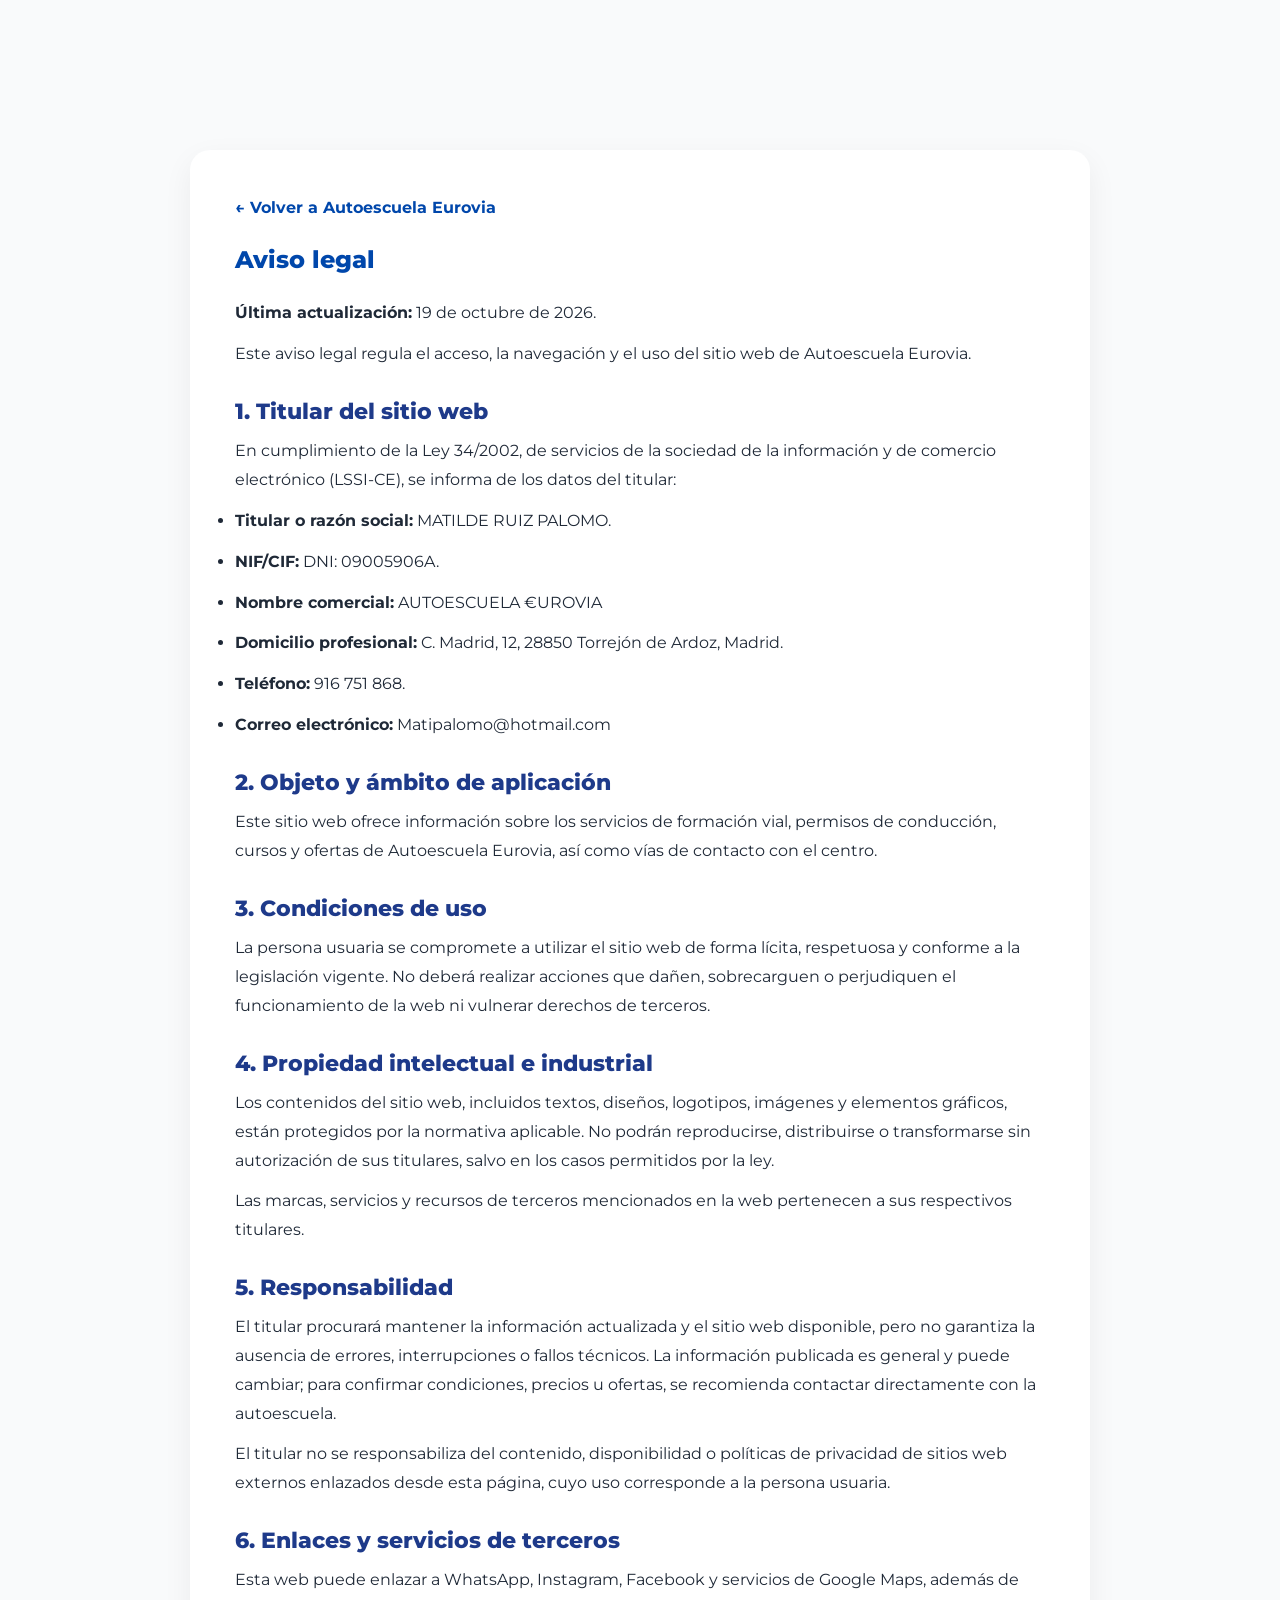
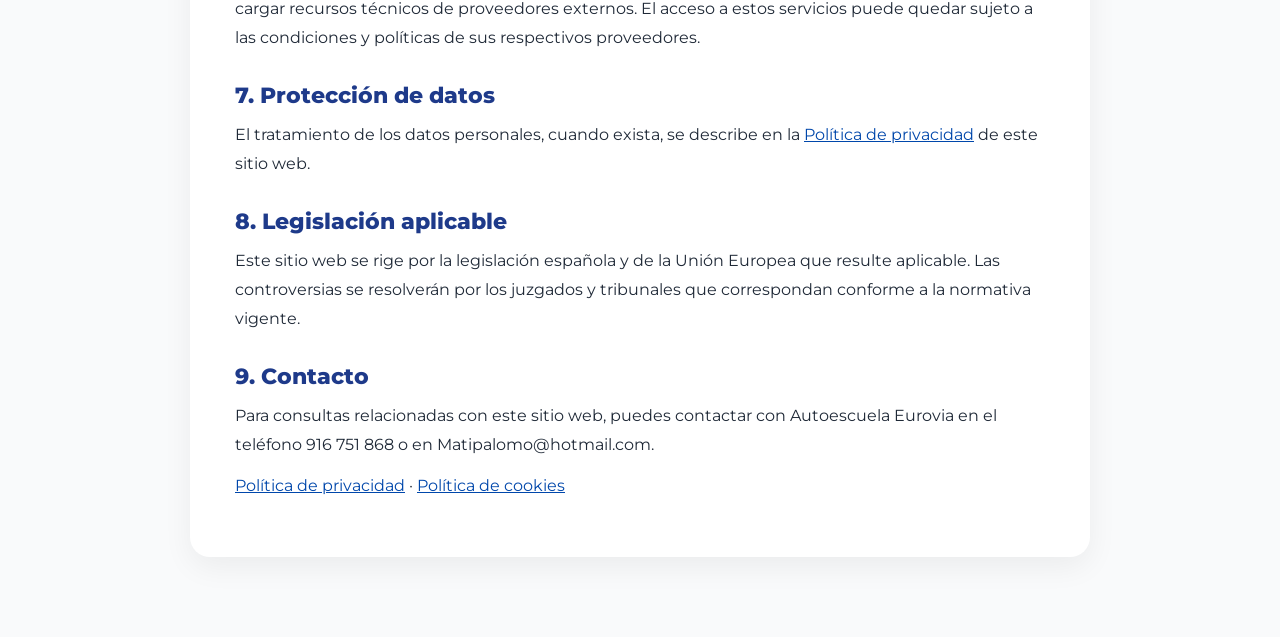
<file: aviso-legal.html>
<!DOCTYPE html>
<html lang="es">
<head>
    <meta charset="UTF-8">
    <meta name="viewport" content="width=device-width, initial-scale=1.0">
    <title>Aviso legal | Autoescuela Eurovia</title>
    <meta name="description" content="Aviso legal de la web de Autoescuela Eurovia en Torrejón de Ardoz.">
    <link rel="canonical" href="https://www.autoescuelaeurovia.es/aviso-legal.html">
    <link rel="stylesheet" href="style.css">
    <link href="https://fonts.googleapis.com/css2?family=Montserrat:wght@400;600;700;800&display=swap" rel="stylesheet">
    <style>
        .legal-page { min-height: 100vh; background: #f9fafb; padding: 150px 20px 80px; }
        .legal-content { max-width: 900px; margin: auto; background: #fff; padding: 45px; border-radius: 20px; box-shadow: 0 10px 30px rgba(0,0,0,.06); }
        .legal-content h1 { color: #0047AB; margin-bottom: 25px; }
        .legal-content h2 { color: #1E3A8A; margin: 30px 0 12px; font-size: 22px; }
        .legal-content p, .legal-content li { line-height: 1.8; margin-bottom: 12px; overflow-wrap: anywhere; }
        .legal-content a, .legal-back { color: #0047AB; }
        .legal-back { display: inline-block; margin-bottom: 25px; font-weight: 700; text-decoration: none; }
        @media(max-width:600px) { .legal-content { padding: 25px 20px; } .legal-page { padding-top: 120px; } }
    </style>
</head>
<body>
    <main class="legal-page">
        <article class="legal-content">
            <a class="legal-back" href="index.html">← Volver a Autoescuela Eurovia</a>

            <h1>Aviso legal</h1>
            <p><strong>Última actualización:</strong> 19 de octubre de 2026.</p>

            <p>Este aviso legal regula el acceso, la navegación y el uso del sitio web de Autoescuela Eurovia.</p>

            <h2>1. Titular del sitio web</h2>
            <p>En cumplimiento de la Ley 34/2002, de servicios de la sociedad de la información y de comercio electrónico (LSSI-CE), se informa de los datos del titular:</p>
            <ul>
                <li><strong>Titular o razón social:</strong> MATILDE RUIZ PALOMO.</li>
                <li><strong>NIF/CIF:</strong> DNI: 09005906A.</li>
                <li><strong>Nombre comercial:</strong> AUTOESCUELA €UROVIA</li>
                <li><strong>Domicilio profesional:</strong> C. Madrid, 12, 28850 Torrejón de Ardoz, Madrid.</li>
                <li><strong>Teléfono:</strong> 916 751 868.</li>
                <li><strong>Correo electrónico:</strong> Matipalomo@hotmail.com </li>
             <!-- <li><strong>Datos registrales, si corresponde:</strong> [DATOS REGISTRALES, SI PROCEDE].</li> -->
            </ul>

           <!-- <p><strong>Importante:</strong> deben completarse los campos pendientes con los datos reales del titular de la actividad antes de publicar este aviso.</p> -->

            <h2>2. Objeto y ámbito de aplicación</h2>
            <p>Este sitio web ofrece información sobre los servicios de formación vial, permisos de conducción, cursos y ofertas de Autoescuela Eurovia, así como vías de contacto con el centro.</p>

            <h2>3. Condiciones de uso</h2>
            <p>La persona usuaria se compromete a utilizar el sitio web de forma lícita, respetuosa y conforme a la legislación vigente. No deberá realizar acciones que dañen, sobrecarguen o perjudiquen el funcionamiento de la web ni vulnerar derechos de terceros.</p>

            <h2>4. Propiedad intelectual e industrial</h2>
            <p>Los contenidos del sitio web, incluidos textos, diseños, logotipos, imágenes y elementos gráficos, están protegidos por la normativa aplicable. No podrán reproducirse, distribuirse o transformarse sin autorización de sus titulares, salvo en los casos permitidos por la ley.</p>
            <p>Las marcas, servicios y recursos de terceros mencionados en la web pertenecen a sus respectivos titulares.</p>

            <h2>5. Responsabilidad</h2>
            <p>El titular procurará mantener la información actualizada y el sitio web disponible, pero no garantiza la ausencia de errores, interrupciones o fallos técnicos. La información publicada es general y puede cambiar; para confirmar condiciones, precios u ofertas, se recomienda contactar directamente con la autoescuela.</p>
            <p>El titular no se responsabiliza del contenido, disponibilidad o políticas de privacidad de sitios web externos enlazados desde esta página, cuyo uso corresponde a la persona usuaria.</p>

            <h2>6. Enlaces y servicios de terceros</h2>
            <p>Esta web puede enlazar a WhatsApp, Instagram, Facebook y servicios de Google Maps, además de cargar recursos técnicos de proveedores externos. El acceso a estos servicios puede quedar sujeto a las condiciones y políticas de sus respectivos proveedores.</p>

            <h2>7. Protección de datos</h2>
            <p>El tratamiento de los datos personales, cuando exista, se describe en la <a href="politica-privacidad.html">Política de privacidad</a> de este sitio web.</p>

            <h2>8. Legislación aplicable</h2>
            <p>Este sitio web se rige por la legislación española y de la Unión Europea que resulte aplicable. Las controversias se resolverán por los juzgados y tribunales que correspondan conforme a la normativa vigente.</p>

            <h2>9. Contacto</h2>
            <p>Para consultas relacionadas con este sitio web, puedes contactar con Autoescuela Eurovia en el teléfono 916 751 868 o en  Matipalomo@hotmail.com.</p>

            <p><a href="politica-privacidad.html">Política de privacidad</a> · <a href="politica-cookies.html">Política de cookies</a></p>
        </article>
    </main>
</body>
</html>
</file>
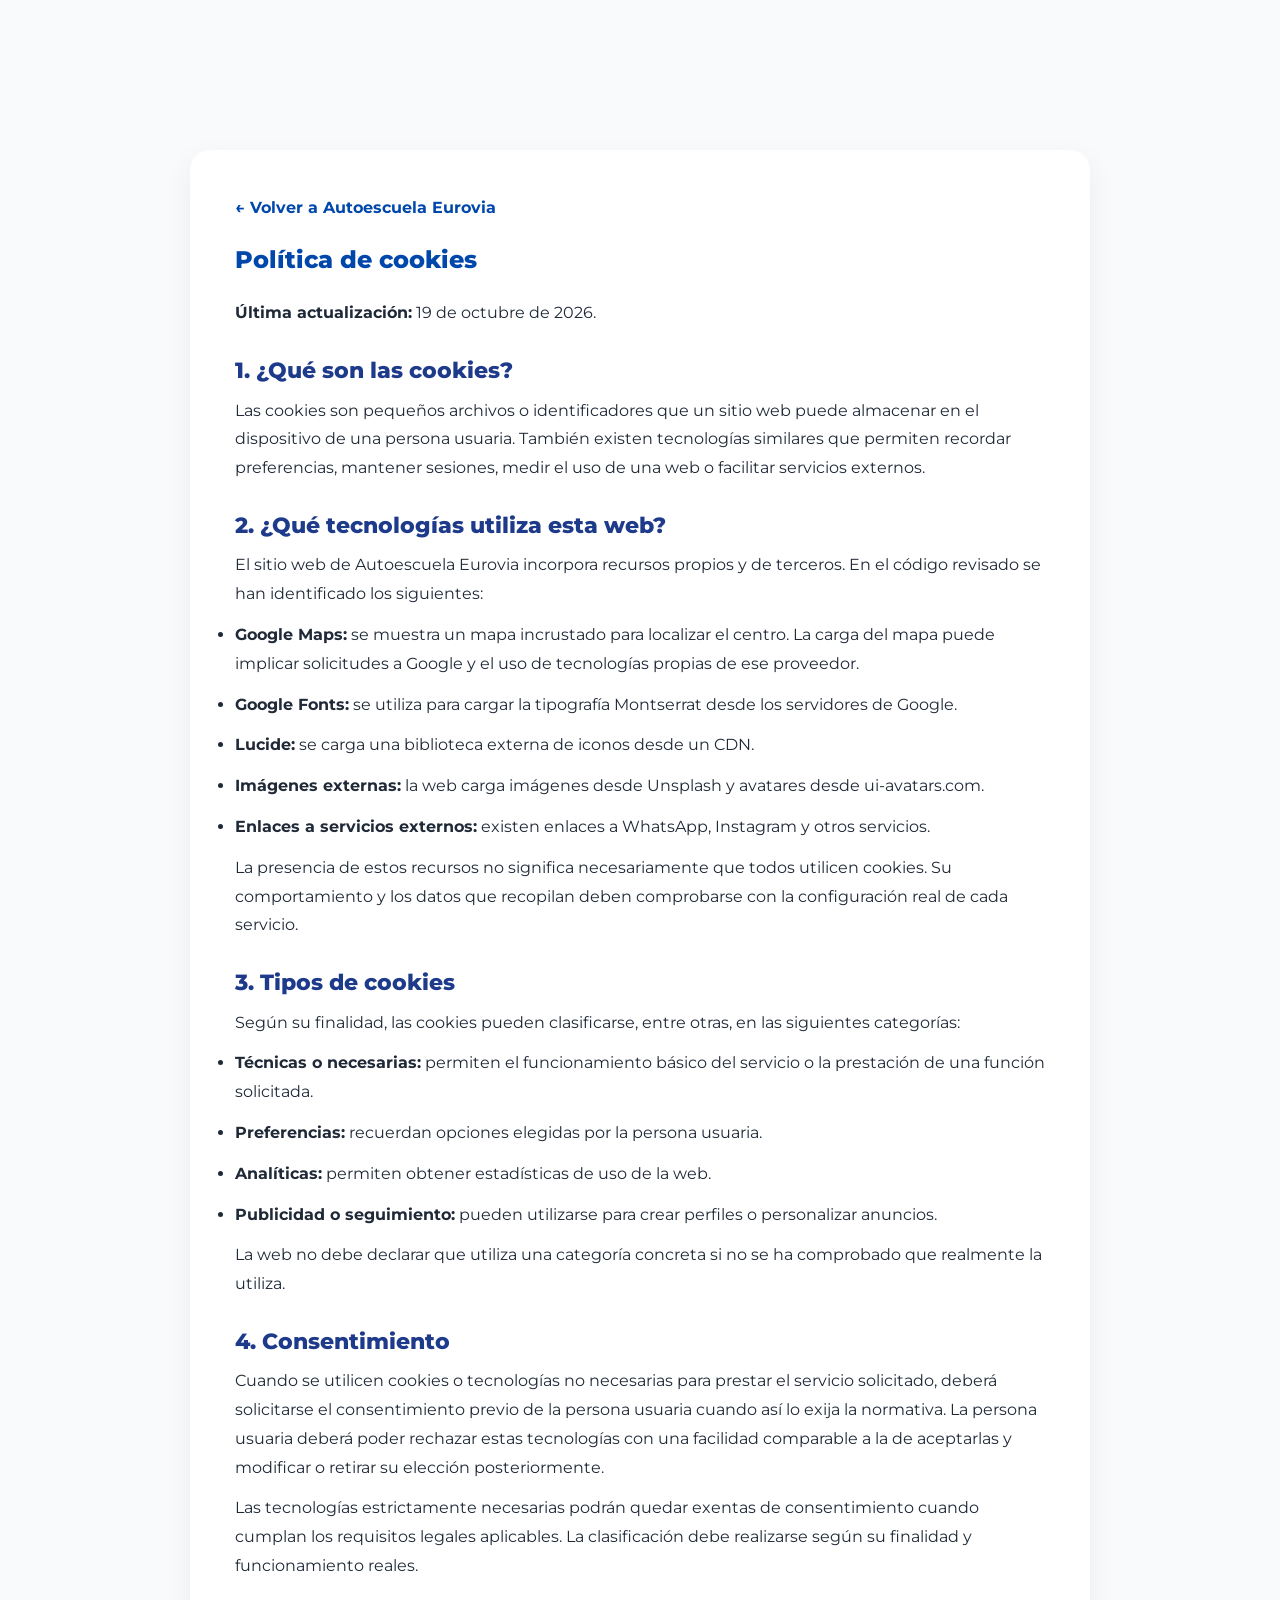
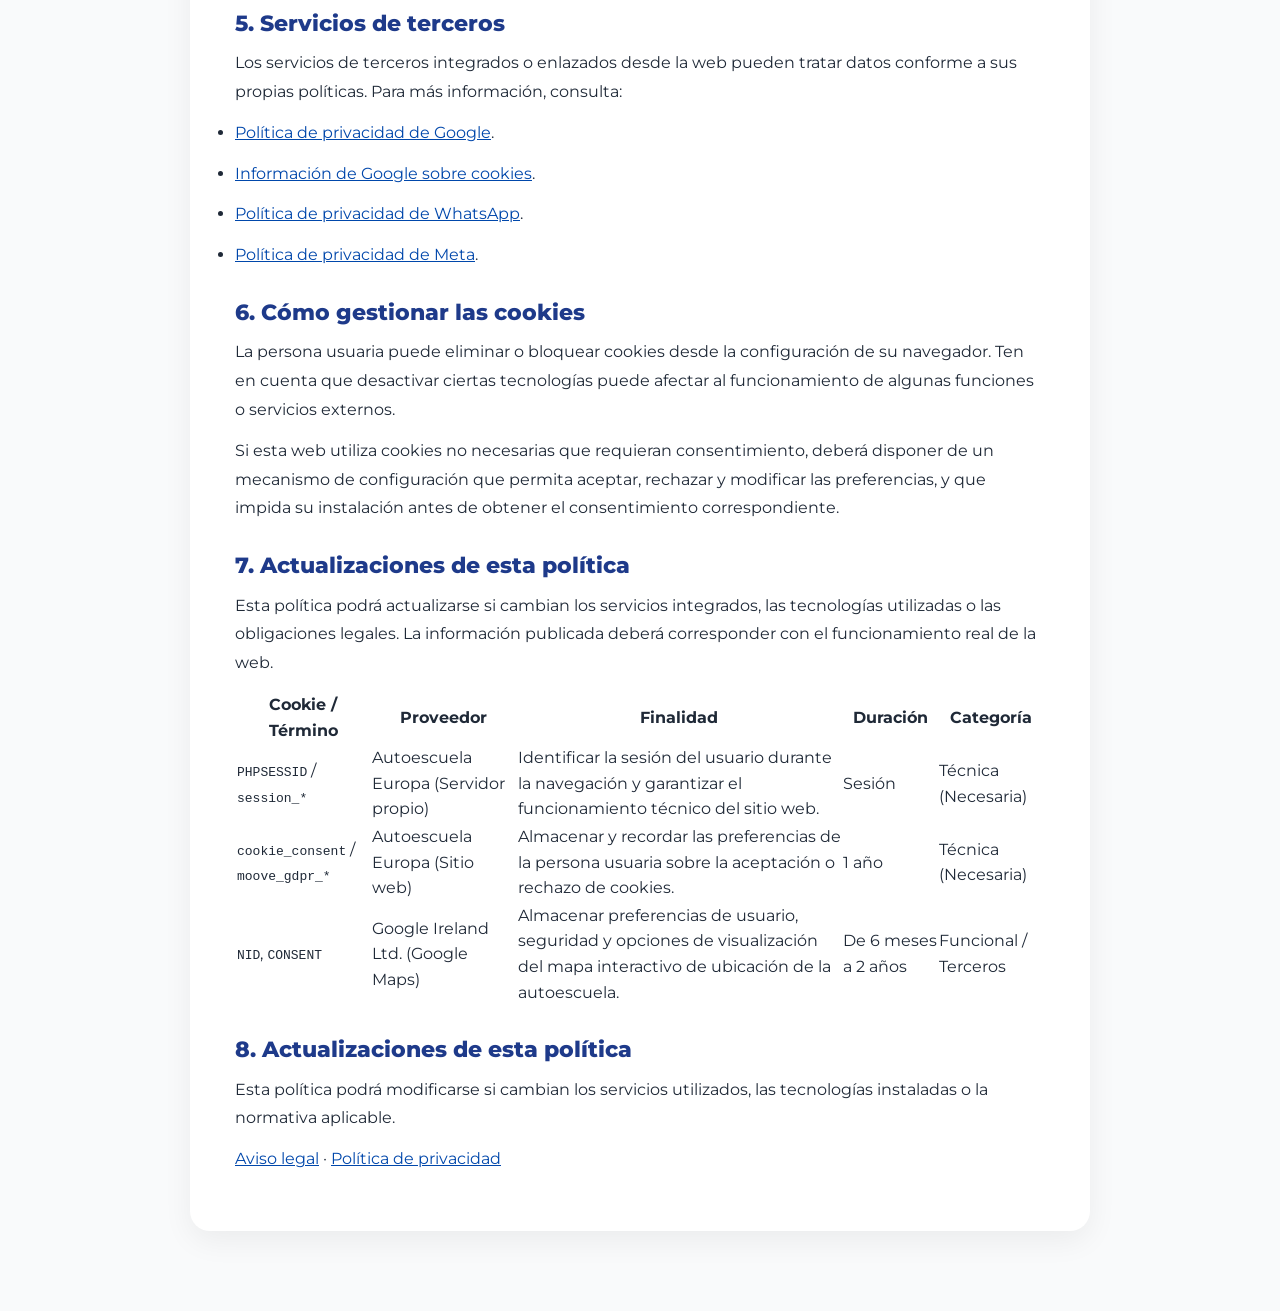
<file: politica-cookies.html>
<!DOCTYPE html>
<html lang="es">
<head>
    <meta charset="UTF-8">
    <meta name="viewport" content="width=device-width, initial-scale=1.0">
    <title>Política de cookies | Autoescuela Eurovia</title>
    <meta name="description" content="Información sobre cookies y tecnologías similares utilizadas en la web de Autoescuela Eurovia.">
    <link rel="canonical" href="https://www.autoescuelaeurovia.es/politica-cookies.html">
    <link rel="stylesheet" href="style.css">
    <link href="https://fonts.googleapis.com/css2?family=Montserrat:wght@400;600;700;800&display=swap" rel="stylesheet">
    <style>
        .legal-page { min-height: 100vh; background: #f9fafb; padding: 150px 20px 80px; }
        .legal-content { max-width: 900px; margin: auto; background: #fff; padding: 45px; border-radius: 20px; box-shadow: 0 10px 30px rgba(0,0,0,.06); }
        .legal-content h1 { color: #0047AB; margin-bottom: 25px; }
        .legal-content h2 { color: #1E3A8A; margin: 30px 0 12px; font-size: 22px; }
        .legal-content p, .legal-content li { line-height: 1.8; margin-bottom: 12px; overflow-wrap: anywhere; }
        .legal-content a, .legal-back { color: #0047AB; }
        .legal-back { display: inline-block; margin-bottom: 25px; font-weight: 700; text-decoration: none; }
        @media(max-width:600px) { .legal-content { padding: 25px 20px; } .legal-page { padding-top: 120px; } }
    </style>
</head>
<body>
    <main class="legal-page">
        <article class="legal-content">
            <a class="legal-back" href="index.html">← Volver a Autoescuela Eurovia</a>

            <h1>Política de cookies</h1>
            <p><strong>Última actualización:</strong> 19 de octubre de 2026.</p>

            <h2>1. ¿Qué son las cookies?</h2>
            <p>Las cookies son pequeños archivos o identificadores que un sitio web puede almacenar en el dispositivo de una persona usuaria. También existen tecnologías similares que permiten recordar preferencias, mantener sesiones, medir el uso de una web o facilitar servicios externos.</p>

            <h2>2. ¿Qué tecnologías utiliza esta web?</h2>
            <p>El sitio web de Autoescuela Eurovia incorpora recursos propios y de terceros. En el código revisado se han identificado los siguientes:</p>
            <ul>
                <li><strong>Google Maps:</strong> se muestra un mapa incrustado para localizar el centro. La carga del mapa puede implicar solicitudes a Google y el uso de tecnologías propias de ese proveedor.</li>
                <li><strong>Google Fonts:</strong> se utiliza para cargar la tipografía Montserrat desde los servidores de Google.</li>
                <li><strong>Lucide:</strong> se carga una biblioteca externa de iconos desde un CDN.</li>
                <li><strong>Imágenes externas:</strong> la web carga imágenes desde Unsplash y avatares desde ui-avatars.com.</li>
                <li><strong>Enlaces a servicios externos:</strong> existen enlaces a WhatsApp, Instagram y otros servicios.</li>
            </ul>
            <p>La presencia de estos recursos no significa necesariamente que todos utilicen cookies. Su comportamiento y los datos que recopilan deben comprobarse con la configuración real de cada servicio.</p>

            <h2>3. Tipos de cookies</h2>
            <p>Según su finalidad, las cookies pueden clasificarse, entre otras, en las siguientes categorías:</p>
            <ul>
                <li><strong>Técnicas o necesarias:</strong> permiten el funcionamiento básico del servicio o la prestación de una función solicitada.</li>
                <li><strong>Preferencias:</strong> recuerdan opciones elegidas por la persona usuaria.</li>
                <li><strong>Analíticas:</strong> permiten obtener estadísticas de uso de la web.</li>
                <li><strong>Publicidad o seguimiento:</strong> pueden utilizarse para crear perfiles o personalizar anuncios.</li>
            </ul>
            <p>La web no debe declarar que utiliza una categoría concreta si no se ha comprobado que realmente la utiliza.</p>

            <h2>4. Consentimiento</h2>
            <p>Cuando se utilicen cookies o tecnologías no necesarias para prestar el servicio solicitado, deberá solicitarse el consentimiento previo de la persona usuaria cuando así lo exija la normativa. La persona usuaria deberá poder rechazar estas tecnologías con una facilidad comparable a la de aceptarlas y modificar o retirar su elección posteriormente.</p>
            <p>Las tecnologías estrictamente necesarias podrán quedar exentas de consentimiento cuando cumplan los requisitos legales aplicables. La clasificación debe realizarse según su finalidad y funcionamiento reales.</p>

            <h2>5. Servicios de terceros</h2>
            <p>Los servicios de terceros integrados o enlazados desde la web pueden tratar datos conforme a sus propias políticas. Para más información, consulta:</p>
            <ul>
                <li><a href="https://policies.google.com/privacy" target="_blank" rel="noopener noreferrer">Política de privacidad de Google</a>.</li>
                <li><a href="https://policies.google.com/technologies/cookies" target="_blank" rel="noopener noreferrer">Información de Google sobre cookies</a>.</li>
                <li><a href="https://www.whatsapp.com/legal/privacy-policy" target="_blank" rel="noopener noreferrer">Política de privacidad de WhatsApp</a>.</li>
                <li><a href="https://www.facebook.com/privacy/policy/" target="_blank" rel="noopener noreferrer">Política de privacidad de Meta</a>.</li>
            </ul>

            <h2>6. Cómo gestionar las cookies</h2>
            <p>La persona usuaria puede eliminar o bloquear cookies desde la configuración de su navegador. Ten en cuenta que desactivar ciertas tecnologías puede afectar al funcionamiento de algunas funciones o servicios externos.</p>
            <p>Si esta web utiliza cookies no necesarias que requieran consentimiento, deberá disponer de un mecanismo de configuración que permita aceptar, rechazar y modificar las preferencias, y que impida su instalación antes de obtener el consentimiento correspondiente.</p>

            <h2>7. Actualizaciones de esta política</h2>
            <p>Esta política podrá actualizarse si cambian los servicios integrados, las tecnologías utilizadas o las obligaciones legales. La información publicada deberá corresponder con el funcionamiento real de la web.</p>
            <table>
            <thead>
                <tr>
                    <th>Cookie / Término</th>
                    <th>Proveedor</th>
                    <th>Finalidad</th>
                    <th>Duración</th>
                    <th>Categoría</th>
                </tr>
            </thead>
            <tbody>
                <tr>
                    <td><code>PHPSESSID</code> / <code>session_*</code></td>
                    <td>Autoescuela Europa (Servidor propio)</td>
                    <td>Identificar la sesión del usuario durante la navegación y garantizar el funcionamiento técnico del sitio web.</td>
                    <td>Sesión</td>
                    <td>Técnica (Necesaria)</td>
                </tr>
                <tr>
                    <td><code>cookie_consent</code> / <code>moove_gdpr_*</code></td>
                    <td>Autoescuela Europa (Sitio web)</td>
                    <td>Almacenar y recordar las preferencias de la persona usuaria sobre la aceptación o rechazo de cookies.</td>
                    <td>1 año</td>
                    <td>Técnica (Necesaria)</td>
                </tr>
                <tr>
                    <td><code>NID</code>, <code>CONSENT</code></td>
                    <td>Google Ireland Ltd. (Google Maps)</td>
                    <td>Almacenar preferencias de usuario, seguridad y opciones de visualización del mapa interactivo de ubicación de la autoescuela.</td>
                    <td>De 6 meses a 2 años</td>
                    <td>Funcional / Terceros</td>
                </tr>
            </tbody>
        </table>
        <h2>8. Actualizaciones de esta política</h2>
        <p>Esta política podrá modificarse si cambian los servicios utilizados, las tecnologías instaladas o la normativa aplicable.</p>
        
            <p><a href="aviso-legal.html">Aviso legal</a> · <a href="politica-privacidad.html">Política de privacidad</a></p>
        </article>
    </main>
</body>
</html>
</file>
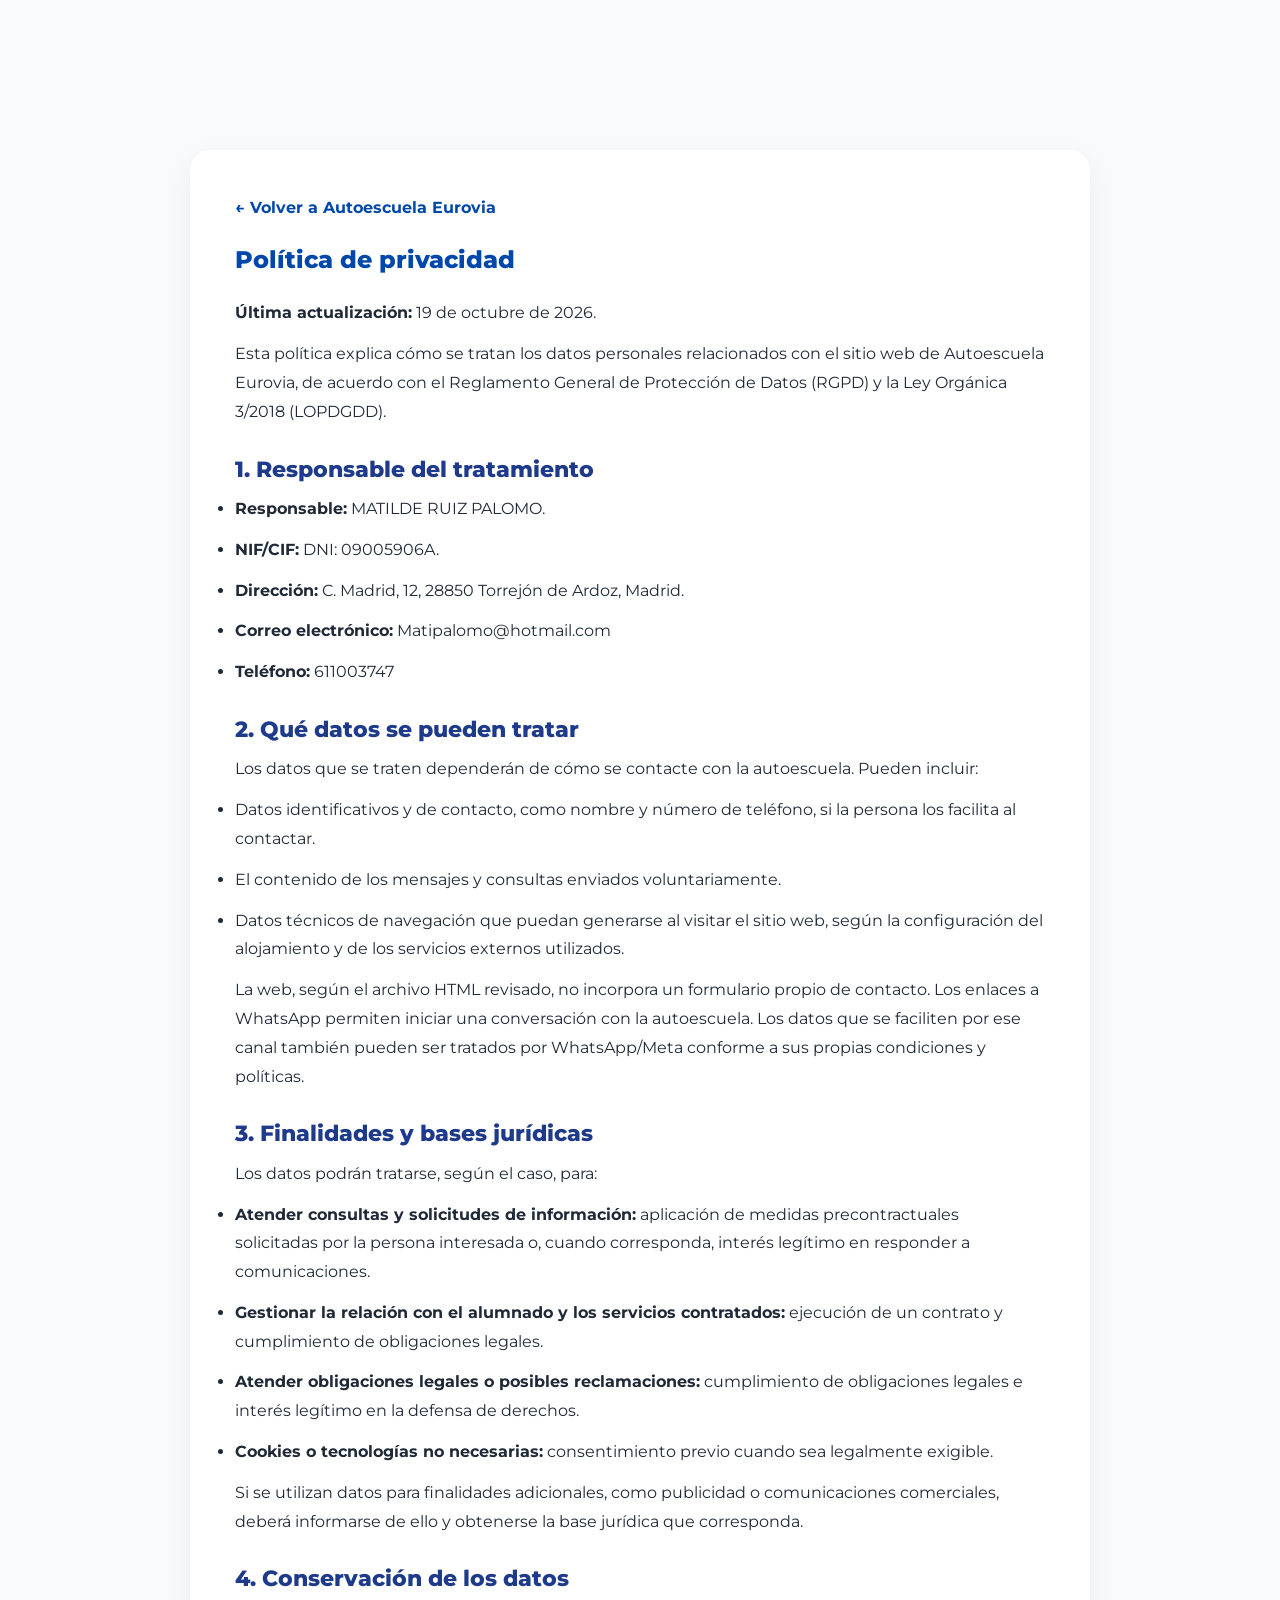
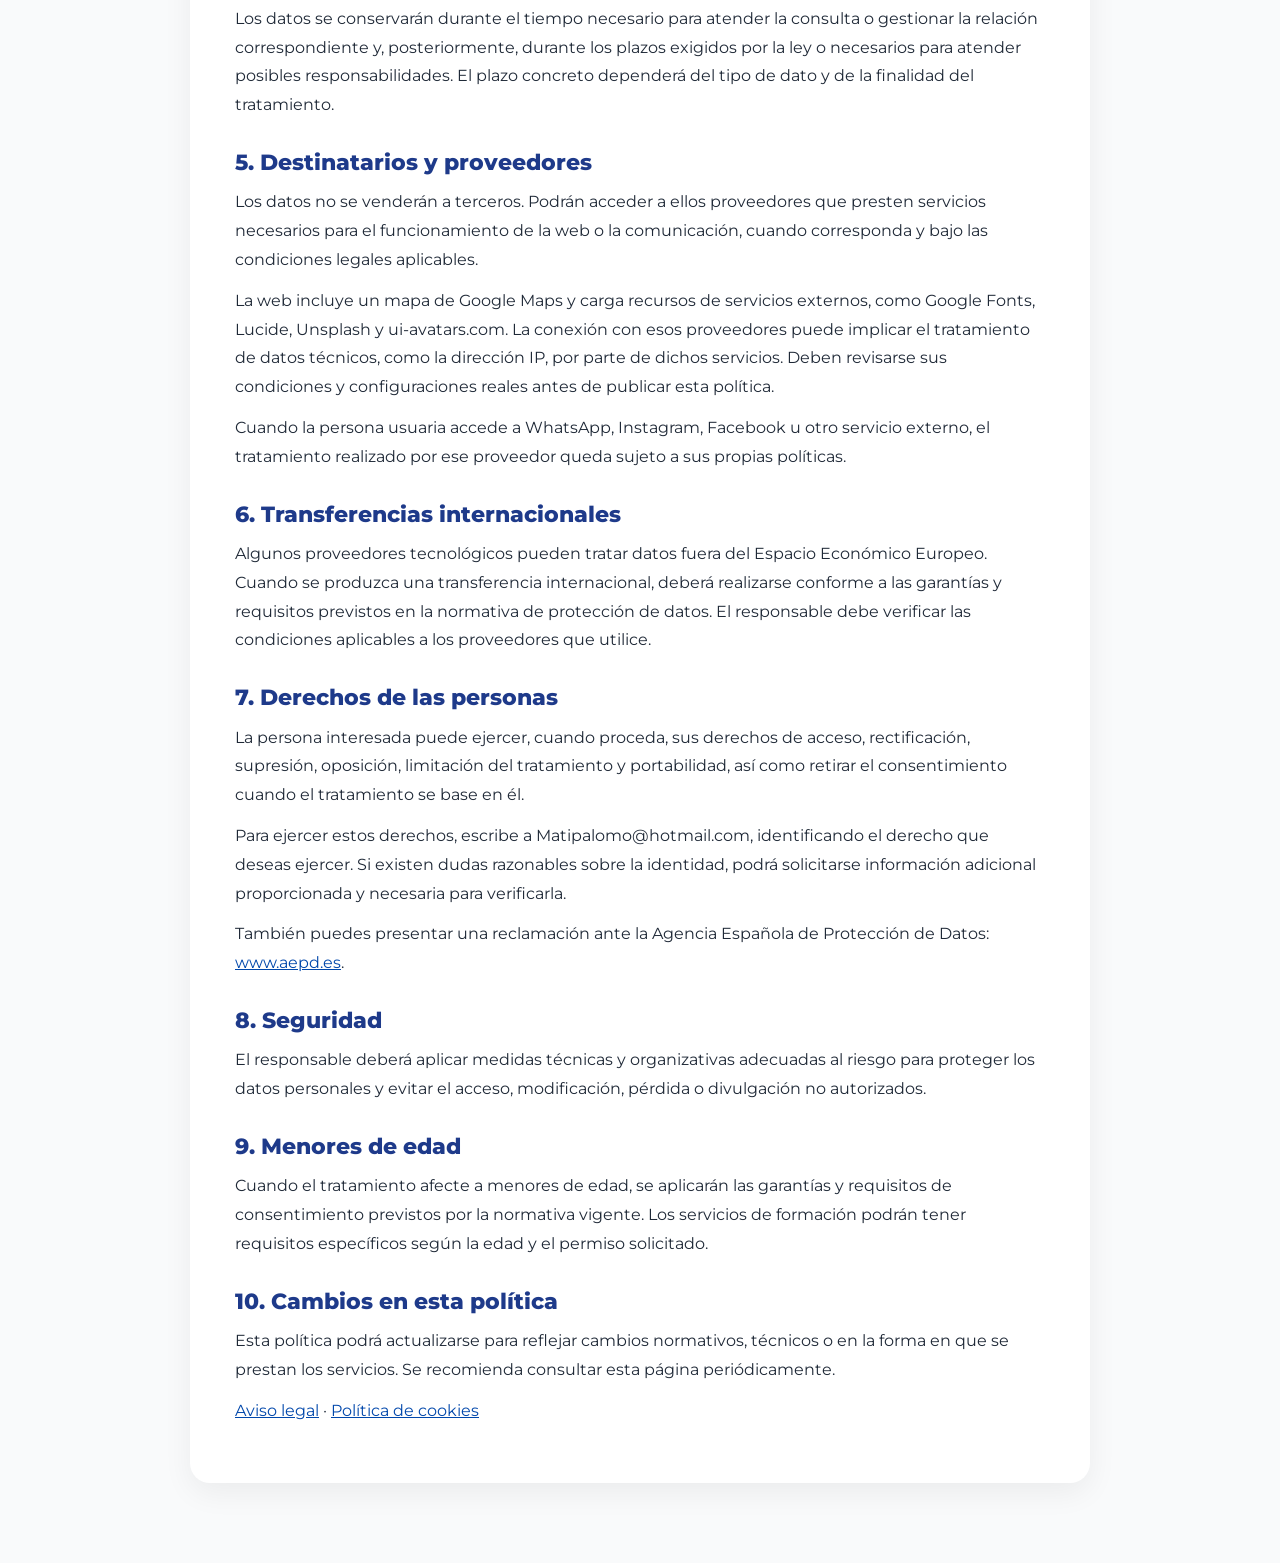
<file: politica-privacidad.html>
<!DOCTYPE html>
<html lang="es">
<head>
    <meta charset="UTF-8">
    <meta name="viewport" content="width=device-width, initial-scale=1.0">
    <title>Política de privacidad | Autoescuela Eurovia</title>
    <meta name="description" content="Información sobre el tratamiento de datos personales y la privacidad en Autoescuela Eurovia.">
    <link rel="canonical" href="https://www.autoescuelaeurovia.es/politica-privacidad.html">
    <link rel="stylesheet" href="style.css">
    <link href="https://fonts.googleapis.com/css2?family=Montserrat:wght@400;600;700;800&display=swap" rel="stylesheet">
    <style>
        .legal-page { min-height: 100vh; background: #f9fafb; padding: 150px 20px 80px; }
        .legal-content { max-width: 900px; margin: auto; background: #fff; padding: 45px; border-radius: 20px; box-shadow: 0 10px 30px rgba(0,0,0,.06); }
        .legal-content h1 { color: #0047AB; margin-bottom: 25px; }
        .legal-content h2 { color: #1E3A8A; margin: 30px 0 12px; font-size: 22px; }
        .legal-content p, .legal-content li { line-height: 1.8; margin-bottom: 12px; overflow-wrap: anywhere; }
        .legal-content a, .legal-back { color: #0047AB; }
        .legal-back { display: inline-block; margin-bottom: 25px; font-weight: 700; text-decoration: none; }
        @media(max-width:600px) { .legal-content { padding: 25px 20px; } .legal-page { padding-top: 120px; } }
    </style>
</head>
<body>
    <main class="legal-page">
        <article class="legal-content">
            <a class="legal-back" href="index.html">← Volver a Autoescuela Eurovia</a>

            <h1>Política de privacidad</h1>
            <p><strong>Última actualización:</strong> 19 de octubre de 2026.</p>

            <p>Esta política explica cómo se tratan los datos personales relacionados con el sitio web de Autoescuela Eurovia, de acuerdo con el Reglamento General de Protección de Datos (RGPD) y la Ley Orgánica 3/2018 (LOPDGDD).</p>

            <h2>1. Responsable del tratamiento</h2>
            <ul>
                <li><strong>Responsable:</strong> MATILDE RUIZ PALOMO.</li>
                <li><strong>NIF/CIF:</strong> DNI: 09005906A.</li>
                <li><strong>Dirección:</strong> C. Madrid, 12, 28850 Torrejón de Ardoz, Madrid.</li>
                <li><strong>Correo electrónico:</strong> Matipalomo@hotmail.com</li>
                <li><strong>Teléfono:</strong> 611003747</li>
            </ul>

            <h2>2. Qué datos se pueden tratar</h2>
            <p>Los datos que se traten dependerán de cómo se contacte con la autoescuela. Pueden incluir:</p>
            <ul>
                <li>Datos identificativos y de contacto, como nombre y número de teléfono, si la persona los facilita al contactar.</li>
                <li>El contenido de los mensajes y consultas enviados voluntariamente.</li>
                <li>Datos técnicos de navegación que puedan generarse al visitar el sitio web, según la configuración del alojamiento y de los servicios externos utilizados.</li>
            </ul>
            <p>La web, según el archivo HTML revisado, no incorpora un formulario propio de contacto. Los enlaces a WhatsApp permiten iniciar una conversación con la autoescuela. Los datos que se faciliten por ese canal también pueden ser tratados por WhatsApp/Meta conforme a sus propias condiciones y políticas.</p>

            <h2>3. Finalidades y bases jurídicas</h2>
            <p>Los datos podrán tratarse, según el caso, para:</p>
            <ul>
                <li><strong>Atender consultas y solicitudes de información:</strong> aplicación de medidas precontractuales solicitadas por la persona interesada o, cuando corresponda, interés legítimo en responder a comunicaciones.</li>
                <li><strong>Gestionar la relación con el alumnado y los servicios contratados:</strong> ejecución de un contrato y cumplimiento de obligaciones legales.</li>
                <li><strong>Atender obligaciones legales o posibles reclamaciones:</strong> cumplimiento de obligaciones legales e interés legítimo en la defensa de derechos.</li>
                <li><strong>Cookies o tecnologías no necesarias:</strong> consentimiento previo cuando sea legalmente exigible.</li>
            </ul>
            <p>Si se utilizan datos para finalidades adicionales, como publicidad o comunicaciones comerciales, deberá informarse de ello y obtenerse la base jurídica que corresponda.</p>

            <h2>4. Conservación de los datos</h2>
            <p>Los datos se conservarán durante el tiempo necesario para atender la consulta o gestionar la relación correspondiente y, posteriormente, durante los plazos exigidos por la ley o necesarios para atender posibles responsabilidades. El plazo concreto dependerá del tipo de dato y de la finalidad del tratamiento.</p>

            <h2>5. Destinatarios y proveedores</h2>
            <p>Los datos no se venderán a terceros. Podrán acceder a ellos proveedores que presten servicios necesarios para el funcionamiento de la web o la comunicación, cuando corresponda y bajo las condiciones legales aplicables.</p>
            <p>La web incluye un mapa de Google Maps y carga recursos de servicios externos, como Google Fonts, Lucide, Unsplash y ui-avatars.com. La conexión con esos proveedores puede implicar el tratamiento de datos técnicos, como la dirección IP, por parte de dichos servicios. Deben revisarse sus condiciones y configuraciones reales antes de publicar esta política.</p>
            <p>Cuando la persona usuaria accede a WhatsApp, Instagram, Facebook u otro servicio externo, el tratamiento realizado por ese proveedor queda sujeto a sus propias políticas.</p>

            <h2>6. Transferencias internacionales</h2>
            <p>Algunos proveedores tecnológicos pueden tratar datos fuera del Espacio Económico Europeo. Cuando se produzca una transferencia internacional, deberá realizarse conforme a las garantías y requisitos previstos en la normativa de protección de datos. El responsable debe verificar las condiciones aplicables a los proveedores que utilice.</p>

            <h2>7. Derechos de las personas</h2>
            <p>La persona interesada puede ejercer, cuando proceda, sus derechos de acceso, rectificación, supresión, oposición, limitación del tratamiento y portabilidad, así como retirar el consentimiento cuando el tratamiento se base en él.</p>
            <p>Para ejercer estos derechos, escribe a Matipalomo@hotmail.com, identificando el derecho que deseas ejercer. Si existen dudas razonables sobre la identidad, podrá solicitarse información adicional proporcionada y necesaria para verificarla.</p>
            <p>También puedes presentar una reclamación ante la Agencia Española de Protección de Datos: <a href="https://www.aepd.es/" target="_blank" rel="noopener noreferrer">www.aepd.es</a>.</p>

            <h2>8. Seguridad</h2>
            <p>El responsable deberá aplicar medidas técnicas y organizativas adecuadas al riesgo para proteger los datos personales y evitar el acceso, modificación, pérdida o divulgación no autorizados.</p>

            <h2>9. Menores de edad</h2>
            <p>Cuando el tratamiento afecte a menores de edad, se aplicarán las garantías y requisitos de consentimiento previstos por la normativa vigente. Los servicios de formación podrán tener requisitos específicos según la edad y el permiso solicitado.</p>

            <h2>10. Cambios en esta política</h2>
            <p>Esta política podrá actualizarse para reflejar cambios normativos, técnicos o en la forma en que se prestan los servicios. Se recomienda consultar esta página periódicamente.</p>

            <p><a href="aviso-legal.html">Aviso legal</a> · <a href="politica-cookies.html">Política de cookies</a></p>
        </article>
    </main>
</body>
</html>
</file>
<file: style.css>
:root {
    --primary: #0047AB;
    /* Azul Motor */
    --secondary: #1E3A8A;
    /* Azul Oscuro */
    --accent: #FACC15;
    /* Amarillo Tráfico */
    --text-dark: #1F2937;
    --text-light: #6B7280;
    --white: #FFFFFF;
    --bg-light: #F9FAFB;
    --transition: all 0.3s cubic-bezier(0.4, 0, 0.2, 1);
}

* {
    margin: 0;
    padding: 0;
    box-sizing: border-box;
}

html {
    scroll-behavior: smooth;
}

body {
    font-family: 'Montserrat', sans-serif;
    line-height: 1.6;
    color: var(--text-dark);
    background-color: var(--white);
    overflow-x: hidden;
}

.container {
    max-width: 1200px;
    margin: 0 auto;
    padding: 0 20px;
}

.section-padding {
    padding: 100px 0;
}

h1,
h2,
h3 {
    font-weight: 800;
    line-height: 1.2;
}

/* Header */
.header {
    position: fixed;
    top: 0;
    left: 0;
    width: 100%;
    z-index: 1000;
    background: rgb(255, 255, 255);
    backdrop-filter: blur(10px);
    border-bottom: 1px solid rgba(0, 0, 0, 0.05);
    padding: 15px 0;
}

.header .container {
    display: flex;
    justify-content: space-between;
    align-items: center;
}

.logo {
    display: inline-block;
    flex-direction: column;
    line-height: 1;
}

.logo-img {
    width: 200px;
    height: 100px;
    margin-right: auto;
}

.logo-euro {
    color: var(--primary);
}

.logo-via {
    color: var(--accent);
}

.logo-sub {
    font-size: 10px;
    letter-spacing: 2px;
    color: var(--text-light);
    margin-top: 2px;
}

.nav ul {
    display: flex;
    list-style: none;
    gap: 30px;
}

.nav a {
    text-decoration: none;
    color: var(--text-dark);
    font-weight: 600;
    font-size: 14px;
    transition: var(--transition);
}

.nav a:hover {
    color: var(--primary);
}

.btn-header {
    display: none;
}

@media (min-width: 768px) {
    .btn-header {
        display: inline-block;
    }
}

/* Buttons */
.btn {
    display: inline-block;
    padding: 14px 28px;
    border-radius: 50px;
    font-weight: 700;
    text-decoration: none;
    transition: var(--transition);
    cursor: pointer;
    border: none;
    text-align: center;
}

.btn-primary {
    background-color: var(--primary);
    color: var(--white);
}

.btn-primary:hover {
    background-color: var(--secondary);
    transform: translateY(-2px);
    box-shadow: 0 10px 20px rgba(0, 71, 171, 0.2);
}

.btn-yellow {
    background-color: var(--accent);
    color: var(--text-dark);
}

.btn-yellow:hover {
    background-color: #eab308;
    transform: translateY(-2px);
    box-shadow: 0 10px 20px rgba(250, 204, 21, 0.3);
}

.btn-outline {
    border: 2px solid var(--white);
    color: var(--white);
}

.btn-outline:hover {
    background-color: var(--white);
    color: var(--primary);
}

.btn-lg {
    padding: 18px 36px;
    font-size: 16px;
}

/* Hero Section */
.hero {
    height: 100vh;
    min-height: 600px;
    background-image: url('coches-peugeot.jpg.png');
    background-size: cover;
    background-position: center;
    position: relative;
    display: flex;
    align-items: center;
    color: var(--white);
}

.hero-overlay {
    position: absolute;
    top: 0;
    left: 0;
    width: 100%;
    height: 100%;
    background: linear-gradient(to right, rgba(0, 71, 171, 0.8), rgba(0, 0, 0, 0.3));
}

.hero-content {
    position: relative;
    z-index: 1;
    max-width: 800px;
}

.hero h1 {
    font-size: 48px;
    margin-bottom: 20px;
}

.hero .highlight {
    color: var(--accent);
}

.hero p {
    font-size: 20px;
    margin-bottom: 40px;
    opacity: 0.9;
}

.hero-btns {
    display: flex;
    gap: 20px;
    flex-wrap: wrap;
}

/* Stats Section */
.stats {
    background: var(--primary);
    color: var(--white);
    padding: 60px 0;
    margin-top: -50px;
    position: relative;
    z-index: 10;
    border-radius: 20px;
    width: 90%;
    margin-left: auto;
    margin-right: auto;
    box-shadow: 0 20px 40px rgba(0, 0, 0, 0.1);
}

.stats-grid {
    display: grid;
    grid-template-columns: repeat(3, 1fr);
    text-align: center;
}

.stat-number {
    font-size: 42px;
    font-weight: 800;
    color: var(--accent);
    margin-bottom: 5px;
}

.stat-label {
    font-weight: 600;
    font-size: 14px;
    text-transform: uppercase;
    letter-spacing: 1px;
}

/* Services */
.section-header {
    text-align: center;
    margin-bottom: 60px;
}

.section-header h2 {
    font-size: 36px;
    color: var(--primary);
    margin-bottom: 15px;
}

.services-grid {
    display: grid;
    grid-template-columns: repeat(auto-fit, minmax(300px, 1fr));
    gap: 30px;
}

.service-card {
    background: var(--white);
    border-radius: 20px;
    overflow: hidden;
    box-shadow: 0 10px 30px rgba(0, 0, 0, 0.05);
    transition: var(--transition);
}

.service-card:hover {
    transform: translateY(-10px);
    box-shadow: 0 20px 40px rgba(0, 0, 0, 0.1);
}

.card-image {
    height: 200px;
    overflow: hidden;
}

.card-image img {
    width: 100%;
    height: 100%;
    object-fit: cover;
    transition: transform 0.5s ease;
}

.service-card:hover .card-image img {
    transform: scale(1.1);
}

.card-content {
    padding: 30px;
}

.card-content h3 {
    margin-bottom: 15px;
    color: var(--primary);
}

.link-more {
    display: flex;
    align-items: center;
    gap: 5px;
    margin-top: 20px;
    color: var(--primary);
    text-decoration: none;
    font-weight: 700;
    font-size: 14px;
}

/* Advantages */
.advantages {
    background-color: var(--white);
}

.advantages-grid {
    display: grid;
    grid-template-columns: repeat(auto-fit, minmax(250px, 1fr));
    gap: 40px;
}

.advantage-item {
    text-align: center;
}

.icon-box {
    width: 80px;
    height: 80px;
    background: var(--primary);
    color: var(--white);
    border-radius: 20px;
    display: flex;
    align-items: center;
    justify-content: center;
    margin: 0 auto 20px;
    transition: var(--transition);
}

.advantage-item:hover .icon-box {
    background: var(--accent);
    color: var(--text-dark);
    transform: rotate(10deg);
}

.advantage-item h3 {
    margin-bottom: 10px;
}

/* Reviews */
.google-rating {
    display: flex;
    align-items: center;
    justify-content: center;
    gap: 15px;
    margin-top: 10px;
    flex-wrap: wrap;
}

.verified-badge {
    display: flex;
    align-items: center;
    gap: 5px;
    color: #10B981;
    font-size: 14px;
    font-weight: 700;
}

/* Historias de Éxito (Bento Grid) */
.reviews {
    background-color: #f1f5f9;
    /* Un tono más distinguible */
    border-top: 1px solid rgba(0, 0, 0, 0.05);
    border-bottom: 1px solid rgba(0, 0, 0, 0.05);
}

.bento-grid {
    display: grid;
    grid-template-columns: repeat(3, 1fr);
    grid-auto-rows: minmax(280px, auto);
    gap: 25px;
    margin-top: 40px;
}

.bento-item {
    background: var(--white);
    padding: 35px;
    border-radius: 24px;
    border: 1px solid rgba(0, 0, 0, 0.05);
    position: relative;
    transition: var(--transition);
    display: flex;
    flex-direction: column;
}

.card-large {
    grid-row: span 2;
}

.card-wide {
    grid-column: span 2;
}

.bento-item:hover {
    transform: translateY(-8px) scale(1.02);
    box-shadow: 0 20px 40px rgba(0, 71, 171, 0.1);
    border-color: var(--primary);
}

.bento-badge {
    position: absolute;
    top: 25px;
    right: 25px;
    background: var(--bg-light);
    padding: 6px 14px;
    border-radius: 50px;
    font-size: 12px;
    font-weight: 700;
    color: var(--primary);
    border: 1px solid rgba(0, 71, 171, 0.1);
}

.bento-item h3 {
    font-size: 20px;
    margin-bottom: 15px;
    color: var(--secondary);
    line-height: 1.3;
}

.bento-item p {
    font-size: 15px;
    color: var(--text-light);
    margin-bottom: 25px;
    flex-grow: 1;
}

.teacher-name {
    font-weight: 700;
    transition: var(--transition);
}

.bento-item:hover .teacher-name {
    color: var(--accent);
    text-shadow: 0 0 10px rgba(250, 204, 21, 0.4);
}

.reviewer {
    display: flex;
    align-items: center;
    gap: 15px;
    padding-top: 20px;
    border-top: 1px solid rgba(0, 0, 0, 0.05);
}

.avatar {
    width: 45px;
    height: 45px;
    border-radius: 50%;
    object-fit: cover;
}

.reviewer-info strong {
    display: block;
    font-size: 14px;
    color: var(--primary);
}

.reviewer-info span {
    font-size: 12px;
    color: var(--text-light);
}

.google-verified {
    width: 20px;
    height: 20px;
    display: flex;
    align-items: center;
    justify-content: center;
}

.stars {
    color: #FBBF24;
    font-size: 18px;
    margin-bottom: 15px;
}

@media (max-width: 1024px) {
    .bento-grid {
        grid-template-columns: repeat(2, 1fr);
    }

    .card-wide {
        grid-column: span 1;
    }
}

@media (max-width: 768px) {
    .bento-grid {
        grid-template-columns: 1fr;
        grid-auto-rows: auto;
    }

    .card-large {
        grid-row: span 1;
    }
}

/* Contact */
.contact-grid {
    display: grid;
    grid-template-columns: repeat(auto-fit, minmax(400px, 1fr));
    gap: 50px;
    align-items: center;
}

.contact-info h2 {
    font-size: 32px;
    margin-bottom: 20px;
    color: var(--primary);
}

.contact-details {
    margin-top: 30px;
}

.detail-item {
    display: flex;
    align-items: center;
    gap: 15px;
    margin-bottom: 20px;
}

.detail-item i {
    color: var(--primary);
}

/* WhatsApp Float */
.whatsapp-float {
    position: fixed;
    bottom: 30px;
    right: 30px;
    background-color: #25D366;
    color: white;
    width: 60px;
    height: 60px;
    border-radius: 50%;
    display: flex;
    align-items: center;
    justify-content: center;
    box-shadow: 0 10px 20px rgba(0, 0, 0, 0.2);
    z-index: 1000;
    transition: var(--transition);
}

.whatsapp-float:hover {
    transform: scale(1.1);
    background-color: #20BA5A;
}

/* Footer */
.footer {
    background: var(--text-dark);
    color: var(--white);
    padding: 80px 0 30px;
}

.footer-content {
    display: flex;
    justify-content: space-between;
    flex-wrap: wrap;
    gap: 50px;
    margin-bottom: 50px;
}

.footer-brand .logo-euro {
    color: var(--white);
}

.footer-brand p {
    margin-top: 20px;
    max-width: 300px;
    opacity: 0.7;
}

.social-links {
    display: flex;
    gap: 15px;
    margin-top: 25px;
}

.social-links a {
    background: rgba(255, 255, 255, 0.1);
    color: var(--white);
    width: 40px;
    height: 40px;
    border-radius: 50%;
    display: flex;
    align-items: center;
    justify-content: center;
    transition: var(--transition);
    text-decoration: none;
}

.social-links a:hover {
    background: var(--accent);
    color: var(--text-dark);
    transform: translateY(-3px);
}

/* Contact Social Buttons */
.contact-socials {
    margin-top: 30px;
}

.social-btn {
    display: flex;
    align-items: center;
    gap: 10px;
    padding: 10px 20px !important;
    border-radius: 10px !important;
    width: auto !important;
    height: auto !important;
    font-size: 14px;
    font-weight: 600;
}

.social-btn.facebook {
    background: #1877F2 !important;
    color: white !important;
}

.social-btn.instagram {
    background: linear-gradient(45deg, #f09433 0%, #e6683c 25%, #dc2743 50%, #cc2366 75%, #bc1888 100%) !important;
    color: white !important;
}

.social-btn:hover {
    transform: translateY(-3px);
    box-shadow: 0 5px 15px rgba(0, 0, 0, 0.1);
    opacity: 0.9;
}

.footer-links h4 {
    margin-bottom: 20px;
}

.footer-links ul {
    list-style: none;
}

.footer-links a {
    color: var(--white);
    text-decoration: none;
    opacity: 0.7;
    transition: var(--transition);
}

.footer-links a:hover {
    opacity: 1;
    color: var(--accent);
}

.footer-bottom {
    border-top: 1px solid rgba(255, 255, 255, 0.1);
    padding-top: 30px;
    text-align: center;
    font-size: 14px;
    opacity: 0.5;
}

/* Mobile Menu Button */
.mobile-menu-btn {
    display: none;
    background: none;
    border: none;
    color: var(--primary);
    cursor: pointer;
}

/* Offers Sidebar */
.offers-sidebar {
    position: fixed;
    top: 15vh;
    right: -340px;
    /* Oculto por defecto */
    width: 340px;
    max-height: 80vh;
    background: var(--white);
    box-shadow: -5px 0 25px rgba(0, 0, 0, 0.15);
    border-radius: 20px 0 0 20px;
    z-index: 1001;
    /* Por encima de todo */
    transition: right 0.4s cubic-bezier(0.175, 0.885, 0.32, 1.275);
    display: flex;
    flex-direction: column;
}

.offers-sidebar.open {
    right: 0;
}

.offers-toggle {
    position: absolute;
    top: 30px;
    left: -74px;
    /* Ligeramente más ancho para la palabra */
    width: 74px;
    height: auto;
    padding: 20px 0;
    background: #009E60;
    /* Verde placa L */
    border: none;
    border-radius: 10px 0 0 10px;
    cursor: pointer;
    display: flex;
    flex-direction: column;
    align-items: center;
    justify-content: center;
    box-shadow: -5px 0 10px rgba(0, 0, 0, 0.1);
    transition: transform 0.3s;
    gap: 2px;
}

.offers-toggle:hover {
    transform: scale(1.05);
}

.offers-label {
    color: white;
    font-size: 12px;
    font-weight: 1000;
    letter-spacing: 0.5px;
}

.l-plate {
    color: white;
    font-size: 52px;
    font-weight: 900;
    font-family: Arial, sans-serif;
    line-height: 1;
}

.offers-content {
    padding: 30px 20px;
    overflow-y: auto;
}

/* Custom Scrollbar for offers */
.offers-content::-webkit-scrollbar {
    width: 6px;
}

.offers-content::-webkit-scrollbar-track {
    background: #f1f5f9;
    border-radius: 10px;
    margin: 10px 0;
}

.offers-content::-webkit-scrollbar-thumb {
    background: #cbd5e1;
    border-radius: 10px;
}

.offers-content::-webkit-scrollbar-thumb:hover {
    background: #94a3b8;
}

.offers-content h3 {
    color: var(--primary);
    font-size: 22px;
    margin-bottom: 20px;
    border-bottom: 2px solid var(--bg-light);
    padding-bottom: 10px;
}

.offer-item {
    background: var(--bg-light);
    padding: 15px;
    border-radius: 12px;
    margin-bottom: 15px;
    border-left: 4px solid var(--accent);
    transition: var(--transition);
}

.offer-item:hover {
    transform: translateX(-5px);
    box-shadow: 0 5px 15px rgba(0, 0, 0, 0.05);
}

.offer-item h4 {
    color: var(--secondary);
    font-size: 18px;
    margin-bottom: 10px;
    font-weight: 800;
}

.offer-price {
    font-size: 28px;
    font-weight: 900;
    color: var(--primary);
    float: right;
    margin-top: -5px;
}

.offer-list {
    list-style: none;
    padding: 0;
    margin: 0 0 15px 0;
}

.offer-list li {
    font-size: 13px;
    color: var(--text-dark);
    margin-bottom: 5px;
    padding-left: 15px;
    position: relative;
}

.offer-list li::before {
    content: "•";
    color: var(--accent);
    position: absolute;
    left: 0;
    font-weight: bold;
}

.tasa-notice {
    font-size: 11px;
    color: #DC2626;
    /* Color de advertencia distintivo */
    background: #FEF2F2;
    padding: 8px;
    border-radius: 6px;
    margin-bottom: 15px;
    display: flex;
    align-items: flex-start;
    gap: 5px;
    border: 1px solid #FECACA;
}

.tasa-notice i {
    width: 14px;
    height: 14px;
    flex-shrink: 0;
    margin-top: 1px;
}

.offer-actions {
    display: flex;
    flex-direction: column;
    gap: 8px;
}

.btn-whatsapp-small {
    background: #25D366;
    color: white;
    text-decoration: none;
    padding: 10px 15px;
    border-radius: 8px;
    font-size: 13px;
    font-weight: 600;
    display: flex;
    align-items: center;
    justify-content: center;
    gap: 8px;
    transition: var(--transition);
}

.btn-whatsapp-small:hover {
    background: #20BA5A;
    transform: translateY(-2px);
}

.btn-call-small {
    background: var(--white);
    color: var(--primary);
    border: 1px solid var(--primary);
    text-decoration: none;
    padding: 10px 15px;
    border-radius: 8px;
    font-size: 13px;
    font-weight: 600;
    display: flex;
    align-items: center;
    justify-content: center;
    gap: 8px;
    transition: var(--transition);
}

.btn-call-small:hover {
    background: var(--bg-light);
    transform: translateY(-2px);
}

/* Animations */
.animate-fade-in {
    opacity: 0;
    transform: translateY(20px);
    animation: fadeIn 1s forwards;
}

@keyframes fadeIn {
    to {
        opacity: 1;
        transform: translateY(0);
    }
}

.animate-scroll {
    opacity: 0;
    transform: translateY(40px);
    transition: all 0.8s ease-out;
}

.animate-scroll.visible {
    opacity: 1;
    transform: translateY(0);
}

/* Responsive Adjustments */
@media (max-width: 768px) {
    .nav {
        display: none;
        position: absolute;
        top: 100%;
        left: 0;
        width: 100%;
        background: var(--white);
        padding: 30px 20px;
        flex-direction: column;
        border-bottom: 2px solid var(--bg-light);
        box-shadow: 0 10px 20px rgba(0, 0, 0, 0.05);
    }

    .nav.active {
        display: flex;
    }

    .nav ul {
        flex-direction: column;
        gap: 20px;
        text-align: center;
    }

    .mobile-menu-btn {
        display: block;
    }

    /* Ajuste de la foto en móvil para que no se corte */
    .hero {
        text-align: center;
        background-size: contain;
        background-position: top center;
        background-repeat: no-repeat;
        background-color: var(--primary);
        align-items: flex-end;
        padding-bottom: 80px;
    }

    .hero-overlay {
        background: linear-gradient(to bottom, rgba(0, 71, 171, 0) 0%, rgba(0, 71, 171, 0.9) 45%, var(--primary) 100%);
    }

    .hero-content {
        margin-top: 60%;
        /* Empuja el texto hacia la zona azul debajo de la foto */
    }

    .hero h1 {
        font-size: 32px;
    }

    .stats-grid {
        grid-template-columns: 1fr;
        gap: 30px;
    }

    .hero-btns {
        justify-content: center;
    }

    .contact-grid {
        grid-template-columns: 1fr;
    }

    .section-padding {
        padding: 60px 0;
    }
}

/* =========================================
   NAVIDAD EUROVIA
   Decoración navideña exclusiva
========================================= */

/* =========================================
   DECORACIÓN NAVIDEÑA EUROVIA
========================================= */

/* ---------- HEADER ---------- */

.header {
    position: fixed;
    overflow: visible;
}

/* Línea decorativa inferior */
.header::after {
    content: "";
    position: absolute;
    left: 0;
    bottom: -3px;
    width: 100%;
    height: 4px;
    background: linear-gradient(90deg,
            #0047AB,
            #FACC15,
            #c62828,
            #FACC15,
            #0047AB);
    z-index: 4;
}



/* ---------- BOLAS NAVIDEÑAS ---------- */

.eurovia-baubles {
    position: absolute;
    left: 0;
    bottom: -65px;
    width: 100%;
    height: 65px;
    pointer-events: none;
    z-index: 5;
}

.bauble {
    position: absolute;
    top: 0;
    width: 2px;
    height: var(--cord);
    background: #a7a7a7;
}

.bauble::before {
    content: "";
    position: absolute;
    top: var(--cord);
    left: 50%;
    transform: translateX(-50%);
    width: var(--size);
    height: var(--size);
    border-radius: 50%;
    background: var(--color);
    border: 1px solid rgba(0, 0, 0, .12);
    box-shadow:
        inset -4px -4px 6px rgba(0, 0, 0, .2),
        inset 3px 3px 5px rgba(255, 255, 255, .7),
        0 2px 4px rgba(0, 0, 0, .15);
}

.bauble::after {
    content: "";
    position: absolute;
    top: calc(var(--cord) - 3px);
    left: 50%;
    transform: translateX(-50%);
    width: 9px;
    height: 5px;
    border-radius: 3px 3px 0 0;
    background: #c5a34a;
}

.bauble-1 {
    left: 6%;
    --cord: 12px;
    --size: 19px;
    --color: #c62828;
}

.bauble-2 {
    left: 18%;
    --cord: 27px;
    --size: 25px;
    --color: #e0b43c;
}

.bauble-3 {
    left: 31%;
    --cord: 10px;
    --size: 17px;
    --color: #174b91;
}

.bauble-4 {
    left: 44%;
    --cord: 23px;
    --size: 22px;
    --color: #c62828;
}

.bauble-5 {
    left: 58%;
    --cord: 9px;
    --size: 18px;
    --color: #e0b43c;
}

.bauble-6 {
    left: 72%;
    --cord: 29px;
    --size: 25px;
    --color: #174b91;
}

.bauble-7 {
    left: 85%;
    --cord: 12px;
    --size: 19px;
    --color: #c62828;
}

.bauble-8 {
    left: 96%;
    --cord: 24px;
    --size: 22px;
    --color: #e0b43c;
}

/* ---------- NIEVE MÁS VISIBLE ---------- */

.christmas-snow {
    position: fixed;
    inset: 0;
    width: 100%;
    height: 100%;
    pointer-events: none;
    z-index: 50;
    overflow: hidden;
}

.christmas-snow::before,
.christmas-snow::after {
    content: "";
    position: absolute;
    top: -100%;
    left: 0;
    width: 100%;
    height: 200%;
    background-repeat: repeat;
    animation: eurovia-snowfall linear infinite;
}

.christmas-snow::before {
    opacity: 0.9;
    background-image:
        radial-gradient(circle, #8da8c7 2px, transparent 3px),
        radial-gradient(circle, #ffffff 3px, #9db3cc 4px, transparent 5px),
        radial-gradient(circle, #6f8fb5 1.5px, transparent 2.5px);
    background-size:
        120px 140px,
        190px 190px,
        85px 100px;
    background-position:
        10px 20px,
        60px 80px,
        30px 50px;
    animation-duration: 16s;
}

.christmas-snow::after {
    opacity: 0.85;
    background-image:
        radial-gradient(circle, #ffffff 3px, #7897ba 4px, transparent 5px),
        radial-gradient(circle, #9bb4d2 2px, transparent 3px);
    background-size:
        230px 210px,
        150px 170px;
    background-position:
        100px 40px,
        20px 100px;
    animation-duration: 25s;
}

@keyframes eurovia-snowfall {
    from {
        transform: translateY(0);
    }

    to {
        transform: translateY(50%);
    }
}

/* ---------- MUÑECO DE NIEVE ---------- */

.hero {
    position: relative;
}

/* =========================================
   MUÑECO DE NIEVE EUROVIA
========================================= */

.christmas-snowman {
    position: absolute;
    bottom: 22px;
    right: 4%;
    width: 105px;
    height: 145px;
    z-index: 3;
    pointer-events: none;
    animation: snowman-bob 3s ease-in-out infinite;
}

.snowman-head {
    position: absolute;
    top: 25px;
    left: 31px;
    width: 46px;
    height: 43px;
    background: #fff;
    border: 2px solid #b7c9dc;
    border-radius: 50%;
    z-index: 2;
    box-shadow: inset -5px -4px 7px rgba(70, 100, 130, 0.15);
}

.snowman-hat {
    position: absolute;
    top: 10px;
    left: 34px;
    width: 39px;
    height: 19px;
    background: #c62828;
    border-radius: 5px 5px 0 0;
    transform: rotate(-8deg);
    z-index: 3;
}

.snowman-hat::after {
    content: "";
    position: absolute;
    bottom: -5px;
    left: -5px;
    width: 49px;
    height: 7px;
    border-radius: 5px;
    background: #fff;
}

.snowman-head::before {
    content: "";
    position: absolute;
    top: 15px;
    left: 10px;
    width: 5px;
    height: 5px;
    background: #24364b;
    border-radius: 50%;
    box-shadow: 16px 0 #24364b;
}

.snowman-nose {
    position: absolute;
    top: 22px;
    left: 19px;
    width: 12px;
    height: 6px;
    background: #ed8a25;
    clip-path: polygon(0 0, 100% 50%, 0 100%);
}

.snowman-scarf {
    position: absolute;
    top: 62px;
    left: 29px;
    width: 51px;
    height: 10px;
    border-radius: 5px;
    background: #c62828;
    z-index: 4;
}

.snowman-scarf::after {
    content: "";
    position: absolute;
    top: 5px;
    left: 32px;
    width: 9px;
    height: 22px;
    background: #c62828;
    border-radius: 0 0 4px 4px;
}

.snowman-body {
    position: absolute;
    top: 68px;
    left: 18px;
    width: 72px;
    height: 72px;
    border-radius: 50%;
    background: #fff;
    border: 2px solid #b7c9dc;
    box-shadow: inset -7px -5px 9px rgba(70, 100, 130, 0.16);
}

.snowman-body span {
    position: absolute;
    left: 31px;
    width: 6px;
    height: 6px;
    background: #34465a;
    border-radius: 50%;
}

.snowman-body span:nth-child(1) {
    top: 17px;
}

.snowman-body span:nth-child(2) {
    top: 32px;
}

.snowman-body span:nth-child(3) {
    top: 47px;
}

.snowman-arm {
    position: absolute;
    top: 83px;
    width: 27px;
    height: 4px;
    background: #80552e;
    border-radius: 4px;
    z-index: 1;
}

.snowman-arm-left {
    left: 0;
    transform: rotate(-25deg);
}

.snowman-arm-right {
    right: 0;
    transform: rotate(25deg);
}

@keyframes snowman-bob {

    0%,
    100% {
        transform: translateY(0);
    }

    50% {
        transform: translateY(-5px);
    }
}

@media (max-width: 768px) {
    .christmas-snowman {
        transform: scale(0.75);
        transform-origin: bottom right;
        right: 8px;
        bottom: 12px;
    }
}

@media (prefers-reduced-motion: reduce) {
    .christmas-snowman {
        animation: none;
    }
}

/* ---------- RESPONSIVE ---------- */

@media (max-width: 768px) {
    .eurovia-bauble {
        --cord: 10px !important;
    }

    .eurovia-bauble::before {
        width: 15px;
        height: 15px;
    }

    .christmas-snowman {
        width: 75px;
        height: 110px;
        transform: scale(0.75);
        transform-origin: bottom right;
        right: 8px;
        bottom: 12px;
    }
}

@media (prefers-reduced-motion: reduce) {

    .christmas-snow::before,
    .christmas-snow::after,
    .christmas-snowman {
        animation: none;
    }
}




/* -----------------------------------------
   3. DECORACIÓN DEL INICIO
----------------------------------------- */

.hero {
    position: relative;
    isolation: isolate;
}

.hero::after {
    content: "✦";
    position: absolute;
    top: 18%;
    right: 9%;
    color: #facc15;
    font-size: 45px;
    opacity: 0.8;
    pointer-events: none;
    z-index: 2;

    animation: eurovia-twinkle 3s ease-in-out infinite;
}

.hero-content::after {
    content: "❄";
    position: absolute;
    top: 5px;
    right: 0;
    color: #ffffff;
    font-size: 30px;
    opacity: 0.65;
    pointer-events: none;

    animation: eurovia-float 5s ease-in-out infinite;
}

@keyframes eurovia-twinkle {

    0%,
    100% {
        opacity: 0.45;
        transform: scale(0.85) rotate(0deg);
    }

    50% {
        opacity: 1;
        transform: scale(1.15) rotate(20deg);
    }
}

@keyframes eurovia-float {

    0%,
    100% {
        transform: translateY(0) rotate(0deg);
    }

    50% {
        transform: translateY(-10px) rotate(12deg);
    }
}


/* -----------------------------------------
   4. TARJETAS DE PERMISOS
----------------------------------------- */

.service-card {
    position: relative;
}

.card-image {
    position: relative;
}

.card-image::after {
    content: "✧";
    position: absolute;
    top: 12px;
    right: 16px;
    color: #facc15;
    font-size: 30px;
    text-shadow: 0 0 10px rgba(255, 255, 255, 0.8);
    pointer-events: none;
    z-index: 2;

    animation: eurovia-twinkle 3.5s ease-in-out infinite;
}


/* -----------------------------------------
   5. VENTAJAS
----------------------------------------- */

.advantage-item {
    position: relative;
}

.advantage-item:nth-child(1)::after,
.advantage-item:nth-child(3)::after {
    content: "✦";
    position: absolute;
    top: 0;
    right: 12%;
    color: #facc15;
    font-size: 23px;
    opacity: 0.8;
    pointer-events: none;

    animation: eurovia-twinkle 4s ease-in-out infinite;
}

.advantage-item:nth-child(3)::after {
    animation-delay: 1.5s;
}


/* -----------------------------------------
   6. RESEÑAS
----------------------------------------- */

.bento-item {
    position: relative;
}

.bento-item::after {
    content: "✧";
    position: absolute;
    bottom: 15px;
    right: 17px;
    color: #facc15;
    font-size: 23px;
    opacity: 0.65;
    pointer-events: none;

    animation: eurovia-twinkle 4s ease-in-out infinite;
}


/* -----------------------------------------
   7. PANEL LATERAL DE OFERTAS
----------------------------------------- */

.offers-sidebar {
    border: 1px solid rgba(250, 204, 21, 0.5);
}

.offers-content h3 {
    position: relative;
}

.offers-content h3::after {
    content: "✦";
    color: #facc15;
    margin-left: 9px;
    display: inline-block;

    animation: eurovia-twinkle 3s ease-in-out infinite;
}

.offer-item {
    position: relative;
}

.offer-item::after {
    content: "✧";
    position: absolute;
    top: 9px;
    right: 10px;
    color: #facc15;
    font-size: 18px;
    opacity: 0.7;
    pointer-events: none;
}

.offers-toggle {
    border: 1px solid rgba(255, 255, 255, 0.4);
}


/* -----------------------------------------
   8. FOOTER
----------------------------------------- */

.footer {
    position: relative;
    border-top: 3px solid #facc15;
}

.footer::before {
    content: "✦     ❄     ✧     ❄     ✦";
    position: absolute;
    top: 15px;
    left: 0;
    width: 100%;
    text-align: center;
    color: #facc15;
    font-size: 19px;
    letter-spacing: 12px;
    opacity: 0.75;
    pointer-events: none;
}


/* -----------------------------------------
   9. AJUSTES PARA MÓVIL
----------------------------------------- */

@media (max-width: 768px) {

    .header::after {
        height: 12px;
        bottom: -5px;
        background-size:
            100% 12px,
            36px 12px,
            54px 12px,
            72px 12px;
    }

    .hero::after {
        top: 12%;
        right: 7%;
        font-size: 30px;
    }

    .hero-content::after {
        top: -15px;
        right: 2%;
        font-size: 21px;
    }

    .card-image::after {
        font-size: 23px;
        top: 9px;
        right: 11px;
    }

    .advantage-item:nth-child(1)::after,
    .advantage-item:nth-child(3)::after {
        font-size: 19px;
        right: 8%;
    }

    .bento-item::after {
        font-size: 19px;
        bottom: 10px;
        right: 12px;
    }

    .footer::before {
        font-size: 14px;
        letter-spacing: 6px;
    }

    .christmas-snow::before {
        background-size: 80px 110px, 120px 150px;
    }

    .christmas-snow::after {
        background-size: 140px 170px, 100px 130px;
    }
}


/* -----------------------------------------
   10. RESPETO A MOVIMIENTO REDUCIDO
----------------------------------------- */

@media (prefers-reduced-motion: reduce) {

    .christmas-snow::before,
    .christmas-snow::after,
    .hero::after,
    .hero-content::after,
    .card-image::after,
    .advantage-item::after,
    .bento-item::after,
    .offers-content h3::after {
        animation: none;
    }
}

/* Gorro de Papá Noel en OFERTAS L */

.offers-toggle {
    overflow: visible;
}

.offers-santa-hat {
    position: absolute;
    width: 55px;
    height: auto;
    top: -25px;
    left: -12px;
    transform: rotate(-18deg);
    z-index: 5;
    pointer-events: none;
}

/* =====================================
   DECORACIÓN LATERAL DEL HEADER
===================================== */

/* Cabalgata: extremo izquierdo */
.christmas-caravan {
    position: absolute;
    top: 50%;
    left: 15px;
    transform: translateY(-50%);
    display: flex;
    align-items: center;
    gap: 7px;
    font-size: 26px;
    z-index: 2;
    white-space: nowrap;
}

/* Decoración invernal: extremo derecho */
.christmas-winter {
    position: absolute;
    top: 50%;
    right: 15px;
    transform: translateY(-50%);
    display: flex;
    align-items: center;
    gap: 10px;
    z-index: 2;
    white-space: nowrap;
}

.winter-snowflake {
    font-size: 22px;
}

.winter-snowman {
    font-size: 31px;
}

.winter-star {
    font-size: 24px;
}

.nav ul {
    gap: 30px;
}

/* ANIMACIONES */

@keyframes winter-float {

    0%,
    100% {
        transform: translateY(0);
    }

    50% {
        transform: translateY(-4px);
    }
}

@keyframes winter-twinkle {

    0%,
    100% {
        opacity: .7;
        transform: scale(1);
    }

    50% {
        opacity: 1;
        transform: scale(1.2);
    }
}

/* TABLETS */

@media (min-width: 769px) and (max-width: 1100px) {

    .christmas-caravan {
        font-size: 16px;
        gap: 0;
    }

    .christmas-winter {
        gap: 2px;
    }

    .winter-snowflake {
        font-size: 15px;
    }

    .winter-snowman {
        font-size: 21px;
    }

    .winter-star {
        font-size: 17px;
    }

    .nav ul {
        gap: 15px;
    }

    .christmas-gift {
        font-size: 16px;
    }
}

/* MÓVILES */

@media (max-width: 768px) {

    .christmas-caravan,
    .christmas-winter,
    .christmas-gift {
        display: none;
    }
}

/* ACCESIBILIDAD */

@media (prefers-reduced-motion: reduce) {

    .winter-snowflake,
    .winter-star {
        animation: none;
    }
}

/* ==========================================
   MODAL DE AVISO POR VACACIONES
   ========================================== */
.modal-overlay {
    position: fixed;
    top: 0;
    left: 0;
    width: 100%;
    height: 100%;
    background: rgba(15, 23, 42, 0.85);
    /* Tono oscuro a juego con la marca */
    backdrop-filter: blur(8px);
    z-index: 20000;
    display: flex;
    align-items: center;
    justify-content: center;
    opacity: 0;
    pointer-events: none;
    transition: opacity 0.4s cubic-bezier(0.16, 1, 0.3, 1);
}

.modal-overlay.active {
    opacity: 1;
    pointer-events: auto;
}

.modal-content {
    background: var(--white);
    padding: 8px;
    border-radius: 24px;
    max-width: 580px;
    /* Aumentado de 480px a 580px para mayor visibilidad */
    width: 90%;
    position: relative;
    box-shadow: 0 25px 50px -12px rgba(0, 0, 0, 0.4);
    transform: scale(0.9);
    transition: transform 0.4s cubic-bezier(0.16, 1, 0.3, 1);
    overflow: hidden;
}

.modal-overlay.active .modal-content {
    transform: scale(1);
}

.modal-close {
    position: absolute;
    top: 16px;
    right: 16px;
    background: #0f172a;
    color: var(--white);
    border: none;
    width: 38px;
    height: 38px;
    border-radius: 50%;
    font-size: 1.5rem;
    cursor: pointer;
    display: flex;
    align-items: center;
    justify-content: center;
    transition: var(--transition);
    z-index: 20002;
    box-shadow: 0 4px 10px rgba(0, 0, 0, 0.3);
}

.modal-close:hover {
    background: var(--accent);
    transform: scale(1.1) rotate(90deg);
}

.modal-body img {
    width: 100%;
    height: auto;
    border-radius: 18px;
    display: block;
}

/* Optimización móvil para el modal */
@media (max-width: 480px) {
    .modal-content {
        width: 92%;
        padding: 6px;
    }

    .modal-close {
        top: 12px;
        right: 12px;
        width: 34px;
        height: 34px;
        font-size: 1.3rem;
    }
}

.modal-call-btn {
    display: flex;
    align-items: center;
    justify-content: center;
    gap: 10px;
    width: 100%;
    padding: 15px 20px;
    margin-top: 10px;
    background: var(--accent);
    color: white;
    font-weight: 700;
    font-size: 16px;
    text-decoration: none;
    border-radius: 14px;
    transition: var(--transition);
    box-sizing: border-box;
}

.modal-call-btn:hover {
    transform: translateY(-2px);
    filter: brightness(1.1);
}
</file>
